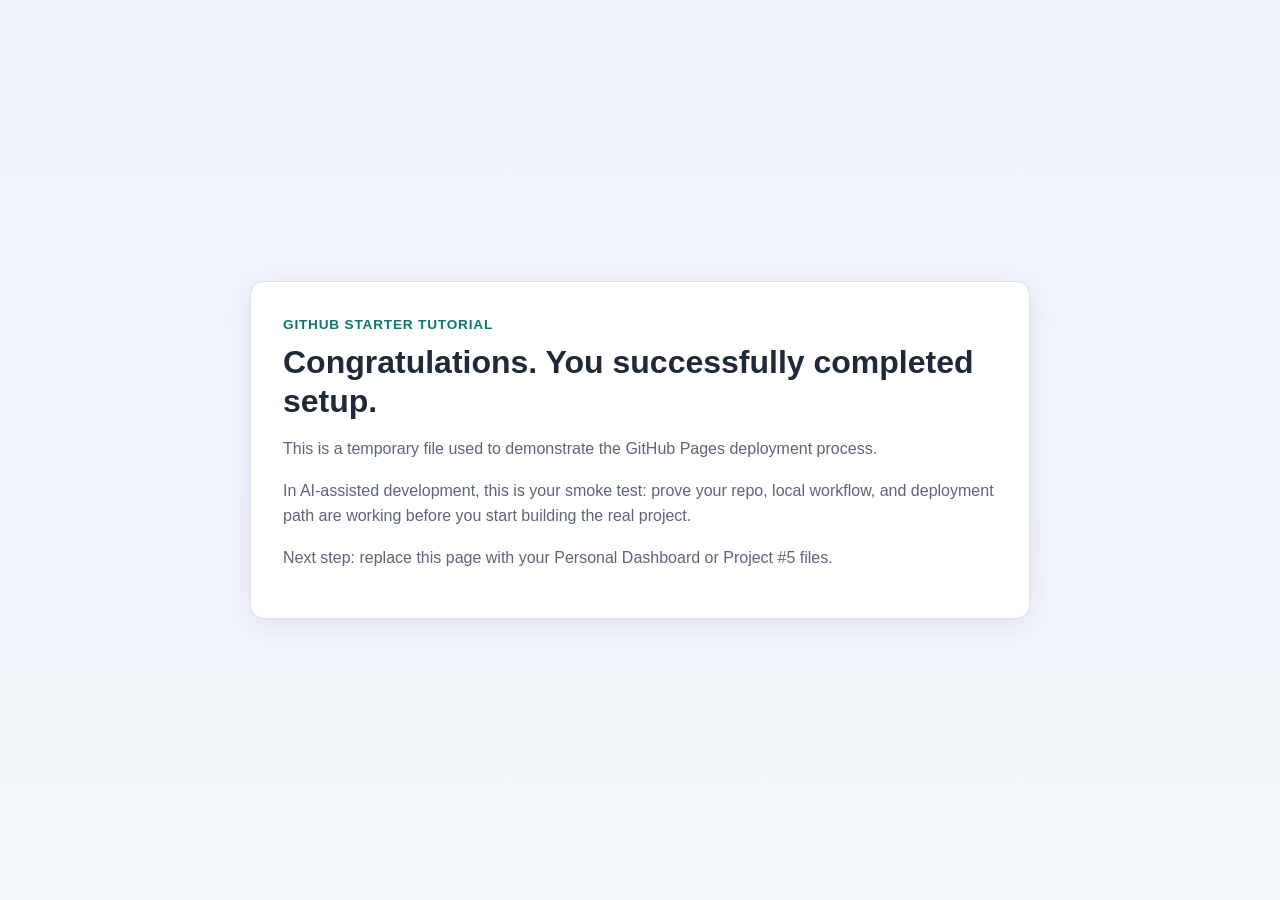
<file: index.html>
<!DOCTYPE html>
<html lang="en">
<head>
  <meta charset="UTF-8" />
  <meta name="viewport" content="width=device-width, initial-scale=1.0" />
  <title>Setup Complete - Temporary Deployment</title>
  <link rel="stylesheet" href="style.css" />
</head>
<body>
  <main class="wrap">
    <p class="label">GitHub Starter Tutorial</p>
    <h1>Congratulations. You successfully completed setup.</h1>
    <p>
      This is a temporary file used to demonstrate the GitHub Pages deployment process.
    </p>
    <p>
      In AI-assisted development, this is your smoke test: prove your repo, local workflow,
      and deployment path are working before you start building the real project.
    </p>
    <p>
      Next step: replace this page with your Personal Dashboard or Project #5 files.
    </p>
  </main>
</body>
</html>
</file>
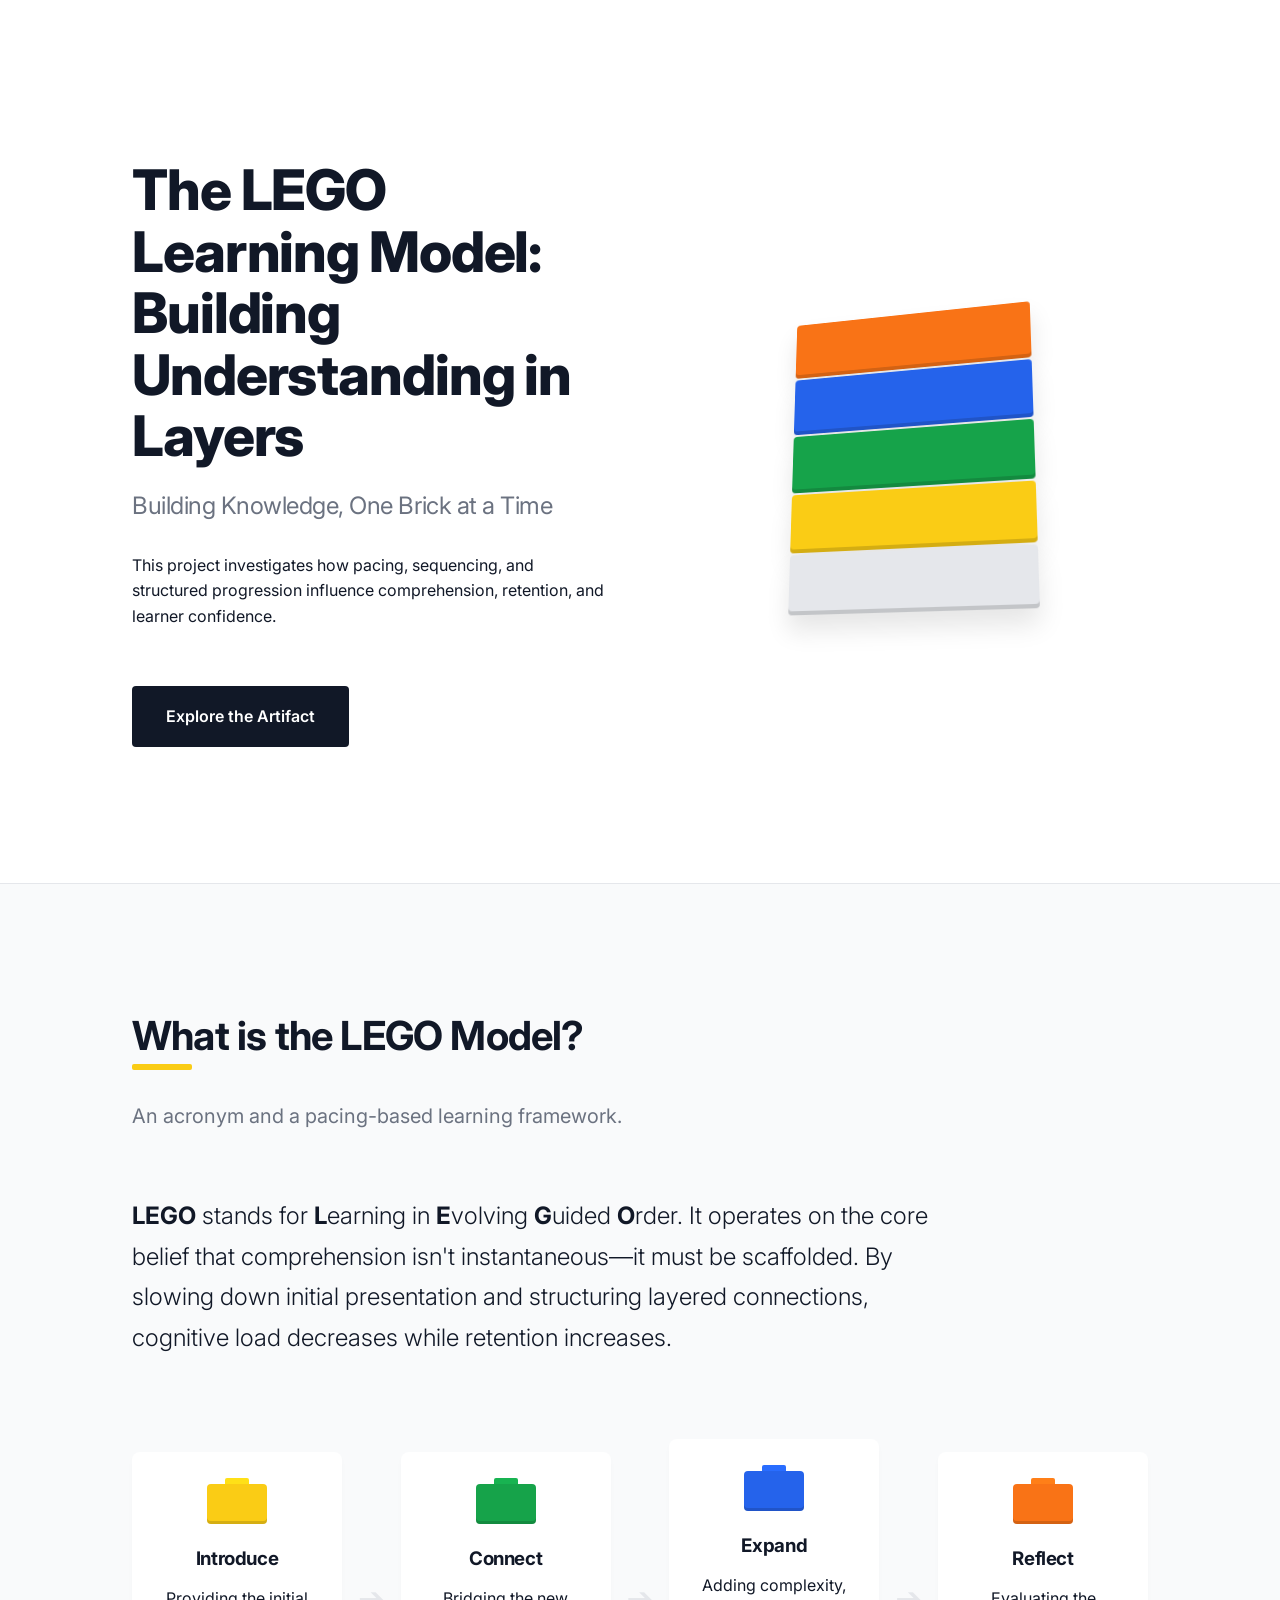
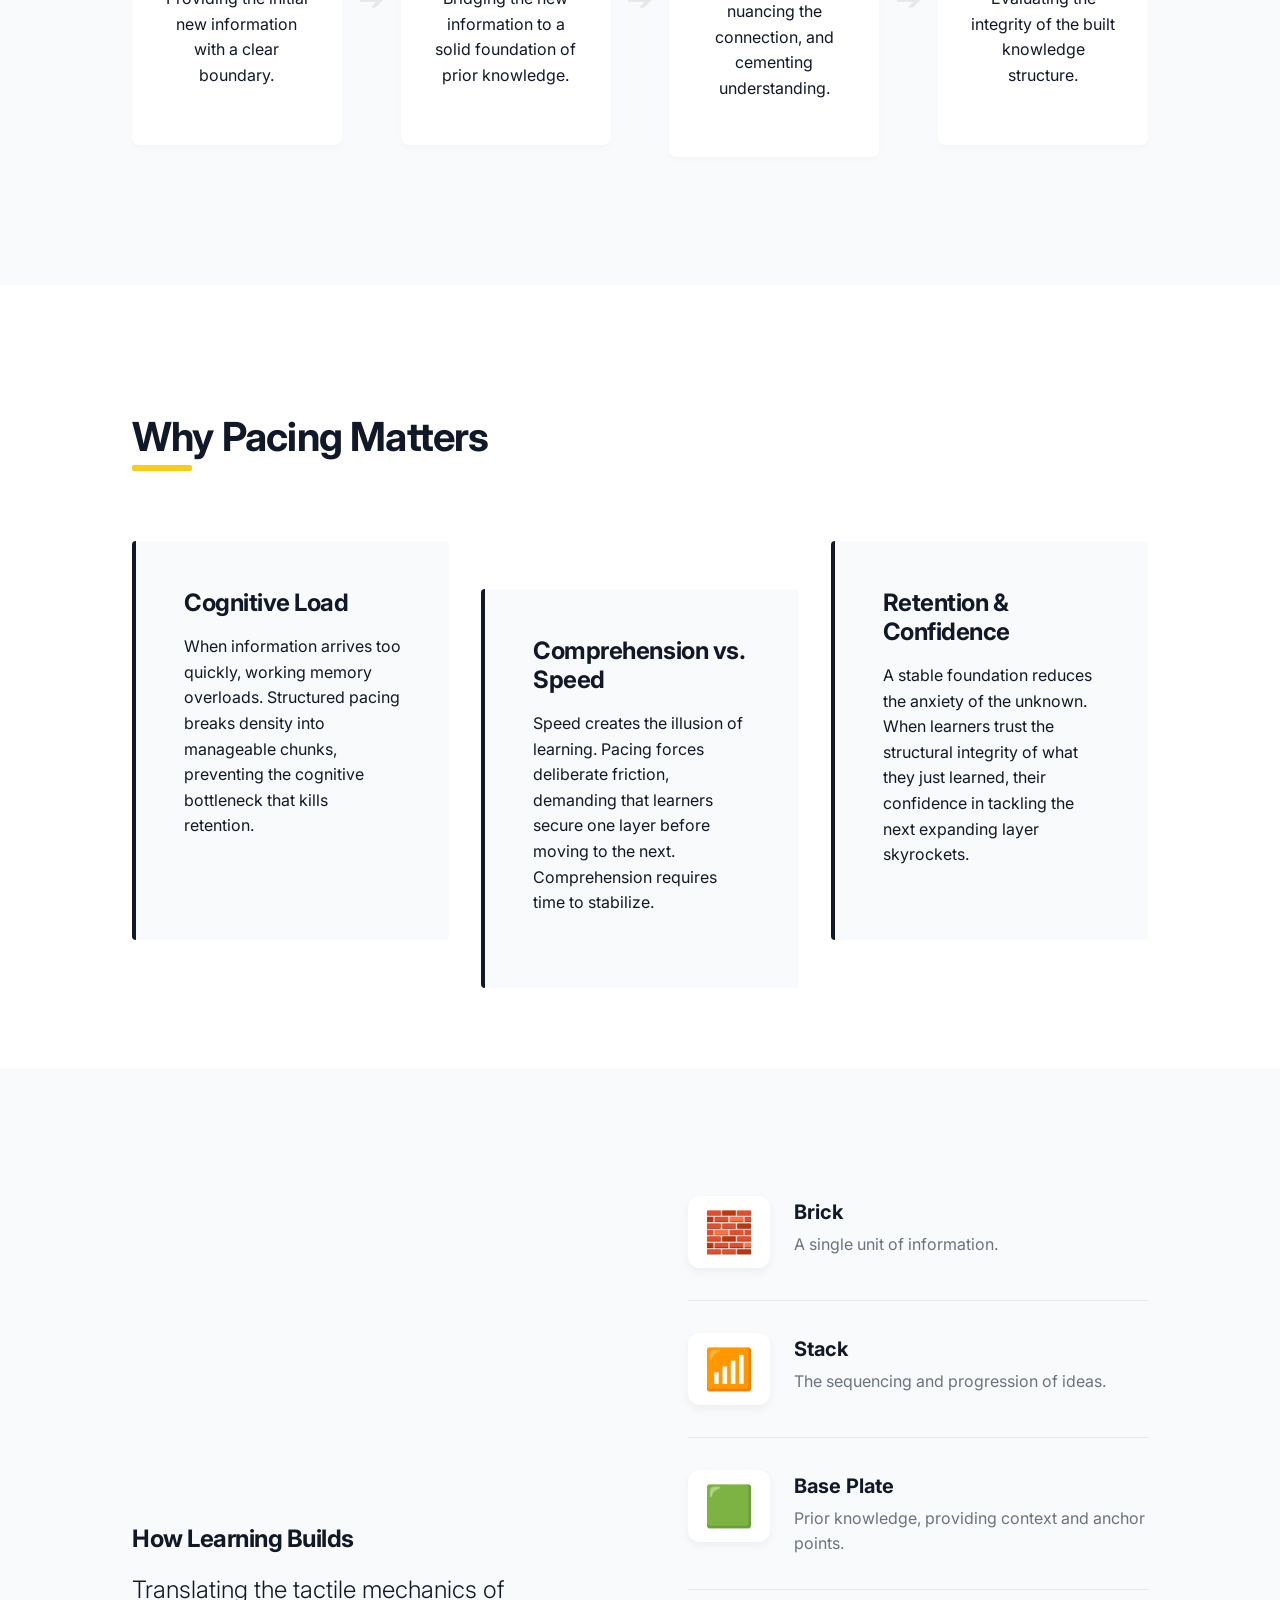
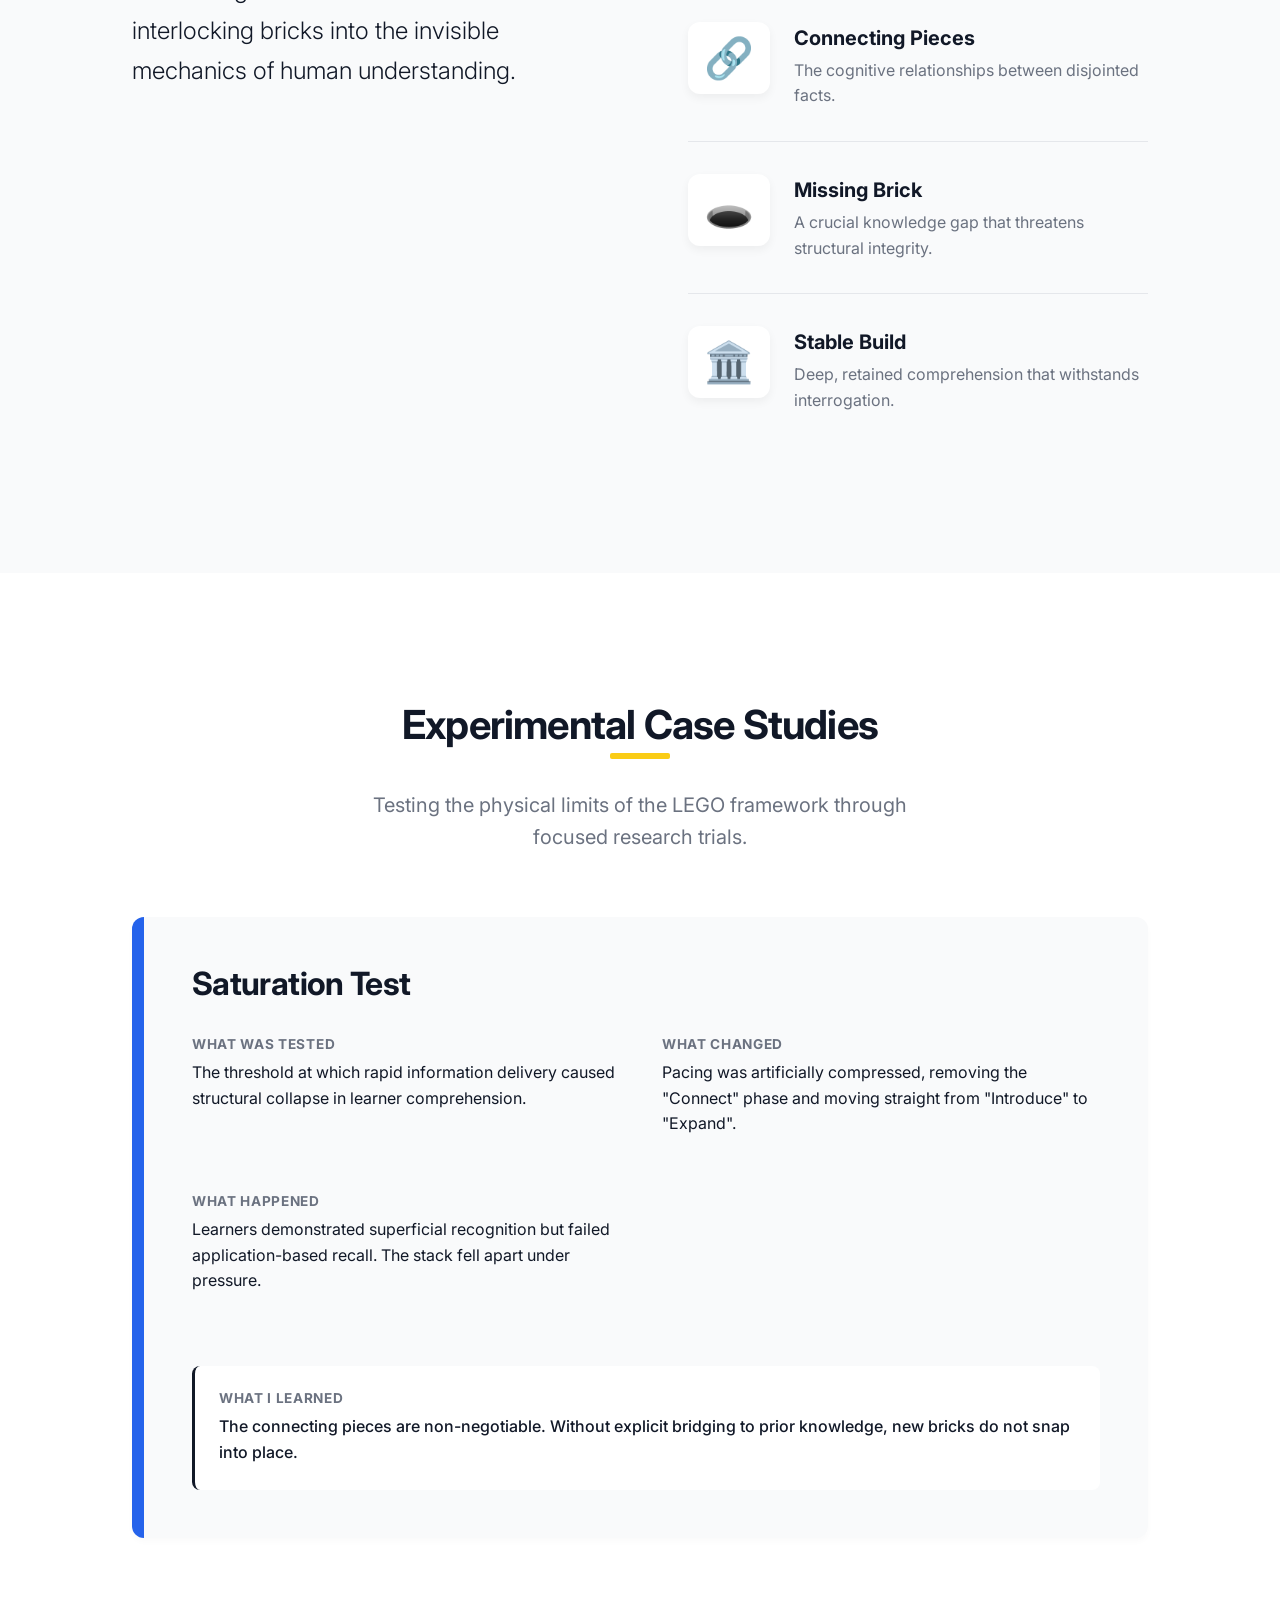
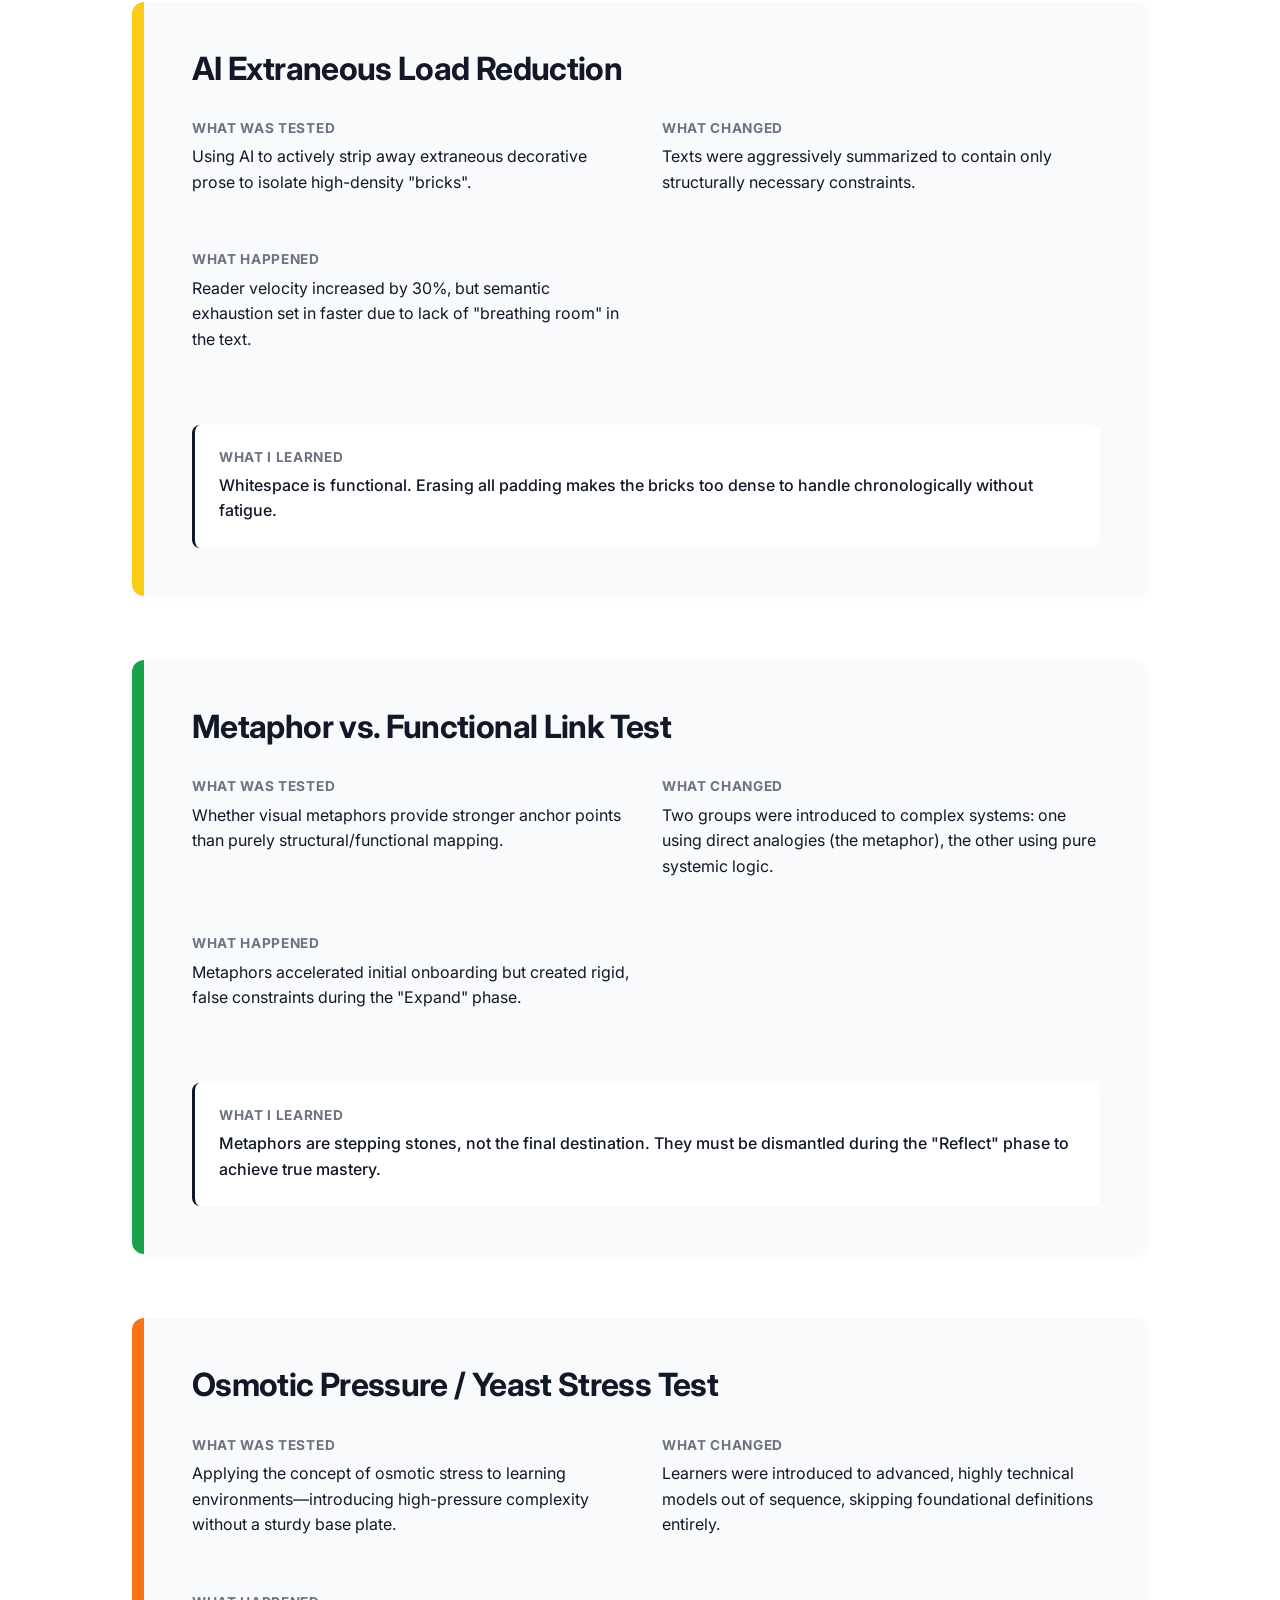
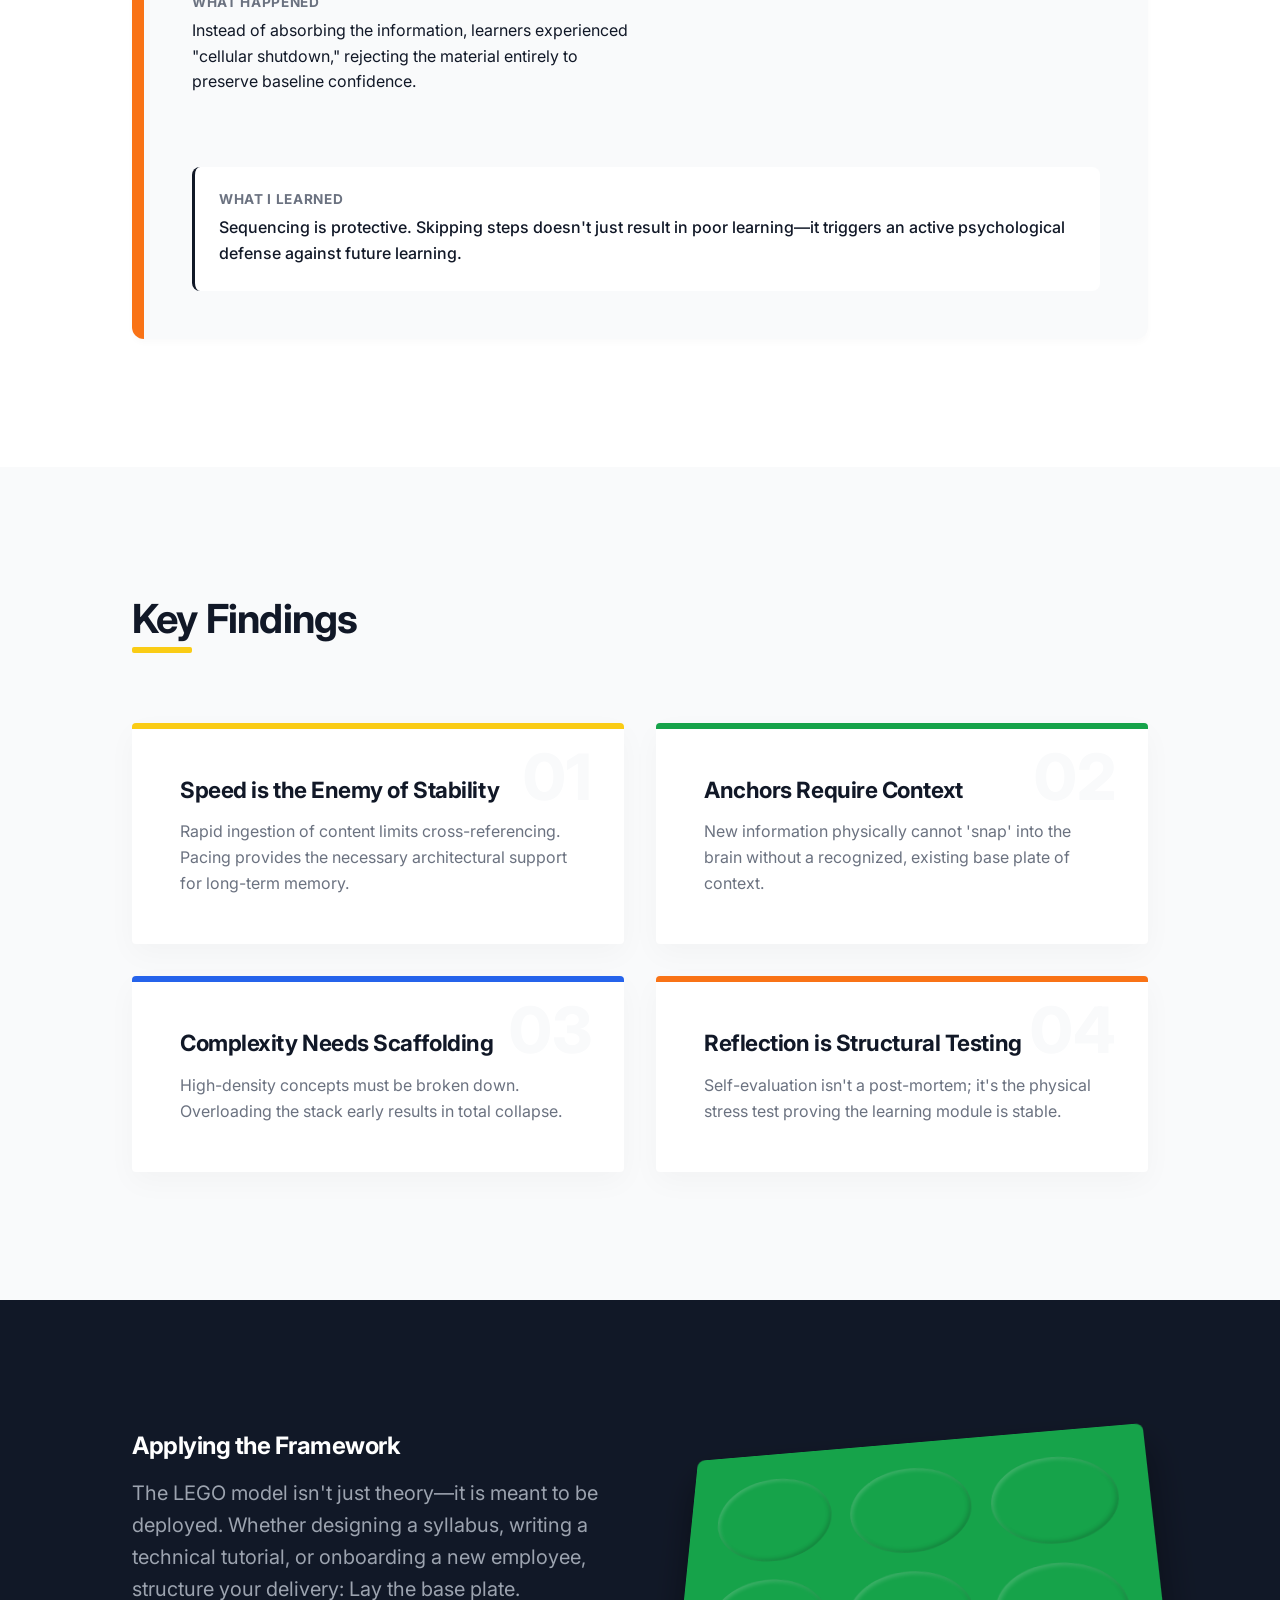
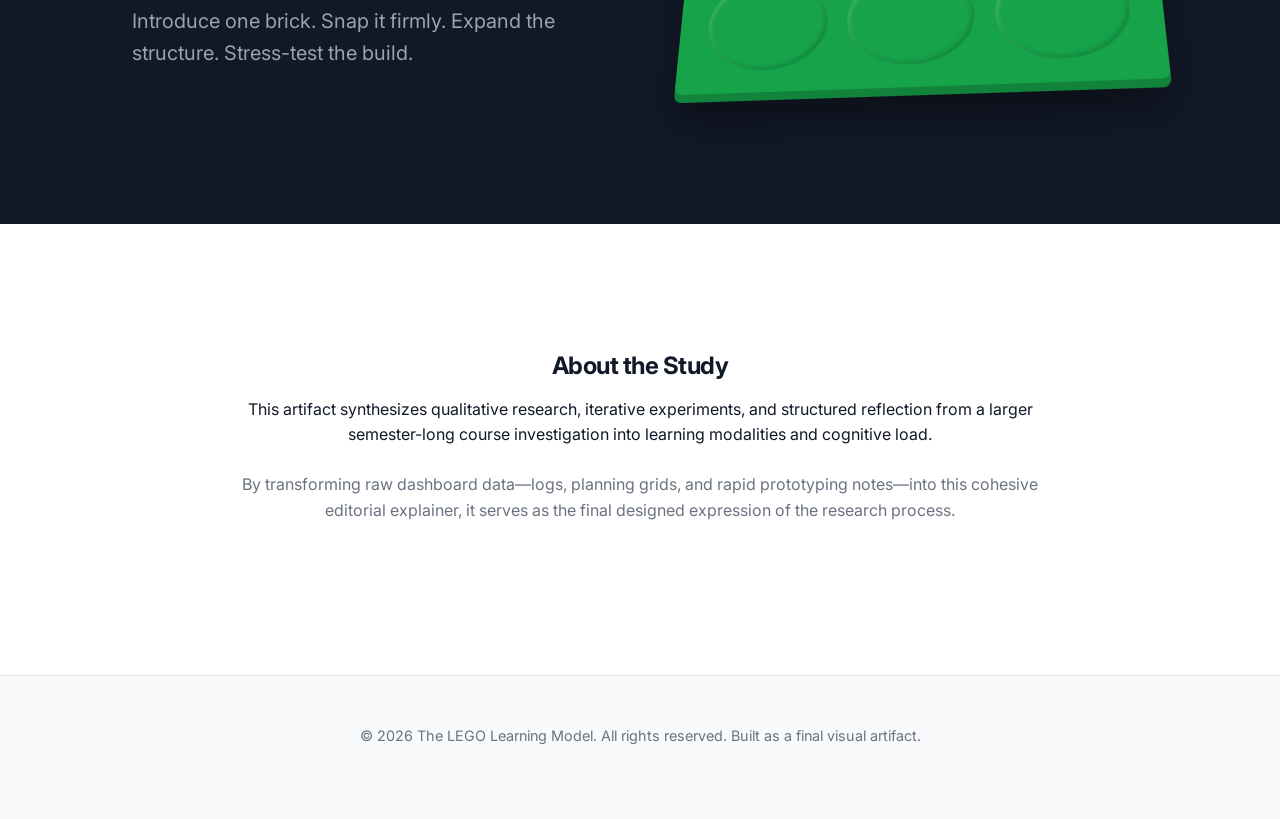
<file: lego-learning-model/index.html>
<!DOCTYPE html>
<html lang="en">
<head>
    <meta charset="UTF-8">
    <meta name="viewport" content="width=device-width, initial-scale=1.0">
    <title>The LEGO Learning Model</title>
    <meta name="description" content="An investigation into how pacing, sequencing, and structured progression influence comprehension, retention, and learner confidence.">
    <link rel="preconnect" href="https://fonts.googleapis.com">
    <link rel="preconnect" href="https://fonts.gstatic.com" crossorigin>
    <link href="https://fonts.googleapis.com/css2?family=Inter:wght@300;400;500;600;700;800&display=swap" rel="stylesheet">
    <link rel="stylesheet" href="style.css">
</head>
<body>
    <!-- Top Progress Indicator -->
    <div class="progress-bar" id="progressBar"></div>

    <main>
        <!-- 1. HERO -->
        <section class="hero reveal-section" id="hero">
            <div class="container hero-container">
                <div class="hero-content">
                    <h1 class="project-title">The LEGO Learning Model: <br>Building Understanding in Layers</h1>
                    <h2 class="subtitle">Building Knowledge, One Brick at a Time</h2>
                    <p class="project-statement">This project investigates how pacing, sequencing, and structured progression influence comprehension, retention, and learner confidence.</p>
                    <a href="#what-model-is" class="cta-button reveal-delay">Explore the Artifact</a>
                </div>
                <div class="hero-visual">
                    <div class="stacked-blocks">
                        <div class="lego-block block-reflect" data-label="Reflect">
                            <div class="studs"><span></span><span></span><span></span><span></span></div>
                        </div>
                        <div class="lego-block block-expand" data-label="Expand">
                            <div class="studs"><span></span><span></span><span></span><span></span></div>
                        </div>
                        <div class="lego-block block-connect" data-label="Connect">
                            <div class="studs"><span></span><span></span><span></span><span></span></div>
                        </div>
                        <div class="lego-block block-introduce" data-label="Introduce">
                            <div class="studs"><span></span><span></span><span></span><span></span></div>
                        </div>
                        <div class="lego-block block-foundation" data-label="Foundation">
                            <div class="studs"><span></span><span></span><span></span><span></span></div>
                        </div>
                    </div>
                </div>
            </div>
        </section>

        <!-- 2. WHAT THE MODEL IS -->
        <section class="what-model-is reveal-section" id="what-model-is">
            <div class="container">
                <div class="section-header">
                    <h2>What is the LEGO Model?</h2>
                    <p class="lead">An acronym and a pacing-based learning framework.</p>
                </div>
                <div class="model-explanation">
                    <p class="editorial-text"><strong>LEGO</strong> stands for <strong>L</strong>earning in <strong>E</strong>volving <strong>G</strong>uided <strong>O</strong>rder. It operates on the core belief that comprehension isn't instantaneous—it must be scaffolded. By slowing down initial presentation and structuring layered connections, cognitive load decreases while retention increases.</p>
                </div>

                <div class="cycle-diagram">
                    <div class="cycle-step step-introduce">
                        <div class="step-brick"></div>
                        <h3>Introduce</h3>
                        <p>Providing the initial new information with a clear boundary.</p>
                    </div>
                    <div class="cycle-arrow">➔</div>
                    <div class="cycle-step step-connect">
                        <div class="step-brick"></div>
                        <h3>Connect</h3>
                        <p>Bridging the new information to a solid foundation of prior knowledge.</p>
                    </div>
                    <div class="cycle-arrow">➔</div>
                    <div class="cycle-step step-expand">
                        <div class="step-brick"></div>
                        <h3>Expand</h3>
                        <p>Adding complexity, nuancing the connection, and cementing understanding.</p>
                    </div>
                    <div class="cycle-arrow">➔</div>
                    <div class="cycle-step step-reflect">
                        <div class="step-brick"></div>
                        <h3>Reflect</h3>
                        <p>Evaluating the integrity of the built knowledge structure.</p>
                    </div>
                </div>
            </div>
        </section>

        <!-- 3. WHY PACING MATTERS -->
        <section class="why-pacing reveal-section" id="why-pacing">
            <div class="container">
                <div class="section-header">
                    <h2>Why Pacing Matters</h2>
                </div>
                <div class="pacing-grid">
                    <div class="insight-block block-left">
                        <h3>Cognitive Load</h3>
                        <p>When information arrives too quickly, working memory overloads. Structured pacing breaks density into manageable chunks, preventing the cognitive bottleneck that kills retention.</p>
                    </div>
                    <div class="insight-block block-right transform-down">
                        <h3>Comprehension vs. Speed</h3>
                        <p>Speed creates the illusion of learning. Pacing forces deliberate friction, demanding that learners secure one layer before moving to the next. Comprehension requires time to stabilize.</p>
                    </div>
                    <div class="insight-block block-left">
                        <h3>Retention & Confidence</h3>
                        <p>A stable foundation reduces the anxiety of the unknown. When learners trust the structural integrity of what they just learned, their confidence in tackling the next expanding layer skyrockets.</p>
                    </div>
                </div>
            </div>
        </section>

        <!-- 4. HOW LEARNING BUILDS -->
        <section class="how-it-builds reveal-section" id="how-it-builds">
            <div class="container layout-split">
                <div class="builds-text">
                    <h2>How Learning Builds</h2>
                    <p class="editorial-text">Translating the tactile mechanics of interlocking bricks into the invisible mechanics of human understanding.</p>
                </div>
                <div class="builds-mapping">
                    <ul class="mapping-list">
                        <li>
                            <span class="mapping-icon">🧱</span>
                            <div>
                                <strong>Brick</strong>
                                <span>A single unit of information.</span>
                            </div>
                        </li>
                        <li>
                            <span class="mapping-icon">📶</span>
                            <div>
                                <strong>Stack</strong>
                                <span>The sequencing and progression of ideas.</span>
                            </div>
                        </li>
                        <li>
                            <span class="mapping-icon">🟩</span>
                            <div>
                                <strong>Base Plate</strong>
                                <span>Prior knowledge, providing context and anchor points.</span>
                            </div>
                        </li>
                        <li>
                            <span class="mapping-icon">🔗</span>
                            <div>
                                <strong>Connecting Pieces</strong>
                                <span>The cognitive relationships between disjointed facts.</span>
                            </div>
                        </li>
                        <li>
                            <span class="mapping-icon">🕳️</span>
                            <div>
                                <strong>Missing Brick</strong>
                                <span>A crucial knowledge gap that threatens structural integrity.</span>
                            </div>
                        </li>
                        <li>
                            <span class="mapping-icon">🏛️</span>
                            <div>
                                <strong>Stable Build</strong>
                                <span>Deep, retained comprehension that withstands interrogation.</span>
                            </div>
                        </li>
                    </ul>
                </div>
            </div>
        </section>

        <!-- 5. EXPERIMENTS -->
        <section class="experiments reveal-section" id="experiments">
            <div class="container">
                <div class="section-header center-align">
                    <h2>Experimental Case Studies</h2>
                    <p class="lead">Testing the physical limits of the LEGO framework through focused research trials.</p>
                </div>

                <div class="case-study-list">
                    <!-- Experiment 1 -->
                    <article class="case-study">
                        <div class="case-study-indicator" style="background-color: var(--color-expand);"></div>
                        <div class="case-study-content">
                            <h3>Saturation Test</h3>
                            <div class="study-details">
                                <div class="detail-group">
                                    <h4>What was tested</h4>
                                    <p>The threshold at which rapid information delivery caused structural collapse in learner comprehension.</p>
                                </div>
                                <div class="detail-group">
                                    <h4>What changed</h4>
                                    <p>Pacing was artificially compressed, removing the "Connect" phase and moving straight from "Introduce" to "Expand".</p>
                                </div>
                                <div class="detail-group">
                                    <h4>What happened</h4>
                                    <p>Learners demonstrated superficial recognition but failed application-based recall. The stack fell apart under pressure.</p>
                                </div>
                                <div class="detail-group highlight-learning">
                                    <h4>What I learned</h4>
                                    <p>The connecting pieces are non-negotiable. Without explicit bridging to prior knowledge, new bricks do not snap into place.</p>
                                </div>
                            </div>
                        </div>
                    </article>

                    <!-- Experiment 2 -->
                    <article class="case-study">
                        <div class="case-study-indicator" style="background-color: var(--color-introduce);"></div>
                        <div class="case-study-content">
                            <h3>AI Extraneous Load Reduction</h3>
                            <div class="study-details">
                                <div class="detail-group">
                                    <h4>What was tested</h4>
                                    <p>Using AI to actively strip away extraneous decorative prose to isolate high-density "bricks".</p>
                                </div>
                                <div class="detail-group">
                                    <h4>What changed</h4>
                                    <p>Texts were aggressively summarized to contain only structurally necessary constraints.</p>
                                </div>
                                <div class="detail-group">
                                    <h4>What happened</h4>
                                    <p>Reader velocity increased by 30%, but semantic exhaustion set in faster due to lack of "breathing room" in the text.</p>
                                </div>
                                <div class="detail-group highlight-learning">
                                    <h4>What I learned</h4>
                                    <p>Whitespace is functional. Erasing all padding makes the bricks too dense to handle chronologically without fatigue.</p>
                                </div>
                            </div>
                        </div>
                    </article>

                    <!-- Experiment 3 -->
                    <article class="case-study">
                        <div class="case-study-indicator" style="background-color: var(--color-connect);"></div>
                        <div class="case-study-content">
                            <h3>Metaphor vs. Functional Link Test</h3>
                            <div class="study-details">
                                <div class="detail-group">
                                    <h4>What was tested</h4>
                                    <p>Whether visual metaphors provide stronger anchor points than purely structural/functional mapping.</p>
                                </div>
                                <div class="detail-group">
                                    <h4>What changed</h4>
                                    <p>Two groups were introduced to complex systems: one using direct analogies (the metaphor), the other using pure systemic logic.</p>
                                </div>
                                <div class="detail-group">
                                    <h4>What happened</h4>
                                    <p>Metaphors accelerated initial onboarding but created rigid, false constraints during the "Expand" phase.</p>
                                </div>
                                <div class="detail-group highlight-learning">
                                    <h4>What I learned</h4>
                                    <p>Metaphors are stepping stones, not the final destination. They must be dismantled during the "Reflect" phase to achieve true mastery.</p>
                                </div>
                            </div>
                        </div>
                    </article>

                    <!-- Experiment 4 -->
                    <article class="case-study">
                        <div class="case-study-indicator" style="background-color: var(--color-reflect);"></div>
                        <div class="case-study-content">
                            <h3>Osmotic Pressure / Yeast Stress Test</h3>
                            <div class="study-details">
                                <div class="detail-group">
                                    <h4>What was tested</h4>
                                    <p>Applying the concept of osmotic stress to learning environments—introducing high-pressure complexity without a sturdy base plate.</p>
                                </div>
                                <div class="detail-group">
                                    <h4>What changed</h4>
                                    <p>Learners were introduced to advanced, highly technical models out of sequence, skipping foundational definitions entirely.</p>
                                </div>
                                <div class="detail-group">
                                    <h4>What happened</h4>
                                    <p>Instead of absorbing the information, learners experienced "cellular shutdown," rejecting the material entirely to preserve baseline confidence.</p>
                                </div>
                                <div class="detail-group highlight-learning">
                                    <h4>What I learned</h4>
                                    <p>Sequencing is protective. Skipping steps doesn't just result in poor learning—it triggers an active psychological defense against future learning.</p>
                                </div>
                            </div>
                        </div>
                    </article>
                </div>
            </div>
        </section>

        <!-- 6. KEY FINDINGS -->
        <section class="key-findings reveal-section" id="findings">
            <div class="container">
                <div class="findings-wrapper">
                    <div class="section-header">
                        <h2>Key Findings</h2>
                    </div>
                    <ul class="findings-grid">
                        <li class="finding-card border-top-introduce">
                            <span class="finding-number">01</span>
                            <h3>Speed is the Enemy of Stability</h3>
                            <p>Rapid ingestion of content limits cross-referencing. Pacing provides the necessary architectural support for long-term memory.</p>
                        </li>
                        <li class="finding-card border-top-connect">
                            <span class="finding-number">02</span>
                            <h3>Anchors Require Context</h3>
                            <p>New information physically cannot 'snap' into the brain without a recognized, existing base plate of context.</p>
                        </li>
                        <li class="finding-card border-top-expand">
                            <span class="finding-number">03</span>
                            <h3>Complexity Needs Scaffolding</h3>
                            <p>High-density concepts must be broken down. Overloading the stack early results in total collapse.</p>
                        </li>
                        <li class="finding-card border-top-reflect">
                            <span class="finding-number">04</span>
                            <h3>Reflection is Structural Testing</h3>
                            <p>Self-evaluation isn't a post-mortem; it's the physical stress test proving the learning module is stable.</p>
                        </li>
                    </ul>
                </div>
            </div>
        </section>

        <!-- 7. APPLY THE MODEL -->
        <section class="apply-model reveal-section" id="apply">
            <div class="container">
                <div class="call-to-action-panel">
                    <div class="cta-text">
                        <h2>Applying the Framework</h2>
                        <p>The LEGO model isn't just theory—it is meant to be deployed. Whether designing a syllabus, writing a technical tutorial, or onboarding a new employee, structure your delivery: Lay the base plate. Introduce one brick. Snap it firmly. Expand the structure. Stress-test the build.</p>
                    </div>
                    <div class="cta-visual-support">
                        <div class="mock-baseplate">
                            <div class="mock-stud"></div><div class="mock-stud"></div><div class="mock-stud"></div>
                            <div class="mock-stud"></div><div class="mock-stud"></div><div class="mock-stud"></div>
                        </div>
                    </div>
                </div>
            </div>
        </section>

        <!-- 8. ABOUT THE STUDY -->
        <section class="about-study reveal-section" id="about">
            <div class="container">
                <div class="about-content">
                    <h2>About the Study</h2>
                    <p>This artifact synthesizes qualitative research, iterative experiments, and structured reflection from a larger semester-long course investigation into learning modalities and cognitive load.</p>
                    <p class="secondary-text">By transforming raw dashboard data—logs, planning grids, and rapid prototyping notes—into this cohesive editorial explainer, it serves as the final designed expression of the research process.</p>
                </div>
            </div>
        </section>
    </main>

    <footer>
        <div class="container">
            <p>&copy; 2026 The LEGO Learning Model. All rights reserved. Built as a final visual artifact.</p>
        </div>
    </footer>

    <script src="script.js"></script>
</body>
</html>
</file>
<file: style.css>
:root {
  --bg: #f3f6fb;
  --surface: #ffffff;
  --text: #1f2937;
  --muted: #5b6678;
  --border: #dbe2ea;
  --accent: #0f766e;
}

* {
  box-sizing: border-box;
}

body {
  margin: 0;
  min-height: 100vh;
  font-family: "Segoe UI", Tahoma, sans-serif;
  background: linear-gradient(180deg, #eef3fb 0%, var(--bg) 100%);
  color: var(--text);
  display: grid;
  place-items: center;
  padding: 1.5rem;
}

.wrap {
  width: min(780px, 100%);
  background: var(--surface);
  border: 1px solid var(--border);
  border-radius: 14px;
  padding: 2rem;
  box-shadow: 0 8px 30px rgba(15, 23, 42, 0.08);
}

.label {
  margin: 0 0 0.5rem;
  font-size: 0.85rem;
  letter-spacing: 0.06em;
  text-transform: uppercase;
  color: var(--accent);
  font-weight: 700;
}

h1 {
  margin: 0 0 1rem;
  line-height: 1.2;
}

p {
  margin: 0 0 1rem;
  color: var(--muted);
  line-height: 1.6;
}

@media (max-width: 640px) {
  .wrap {
    padding: 1.25rem;
  }

  h1 {
    font-size: 1.4rem;
  }
}
</file>
<file: lego-learning-model/style.css>
/* 
   THE LEGO LEARNING MODEL 
   A polished, interactive, artifact-quality CSS stylesheet following the LEGO visual metaphor.
   Designed for clarity, structure, and layered pacing.
*/

:root {
    /* Color System */
    --color-foundation: #E5E7EB; /* Prior Knowledge */
    --color-introduce: #FACC15;  /* New Information */
    --color-connect: #16A34A;    /* Reinforcement */
    --color-expand: #2563EB;     /* Deep Understanding */
    --color-reflect: #F97316;    /* Evaluation */
    
    --color-bg: #F9FAFB;
    --color-text-main: #111827;
    --color-text-secondary: #6B7280;
    --color-white: #ffffff;
    --color-border: #E5E7EB;

    /* Typography */
    --font-main: 'Inter', system-ui, -apple-system, sans-serif;
    
    /* Layout */
    --max-width: 1080px;
    --block-radius: 4px; /* Slight rounding for sharp but smooth block feel */
    --stud-size: 16px;
    
    /* Transitions */
    --transition-slow: 0.8s cubic-bezier(0.16, 1, 0.3, 1);
    --transition-medium: 0.4s cubic-bezier(0.16, 1, 0.3, 1);
}

/* =========================================================================
   RESET & BASE STYLES
   ========================================================================= */
* {
    margin: 0;
    padding: 0;
    box-sizing: border-box;
}

html {
    scroll-behavior: smooth;
    font-size: 16px;
}

body {
    font-family: var(--font-main);
    background-color: var(--color-bg);
    color: var(--color-text-main);
    line-height: 1.6;
    overflow-x: hidden;
    -webkit-font-smoothing: antialiased;
}

h1, h2, h3, h4 {
    font-weight: 700;
    line-height: 1.2;
    margin-bottom: 1rem;
    letter-spacing: -0.02em;
}

p {
    margin-bottom: 1.5rem;
}

a {
    text-decoration: none;
    color: var(--color-expand);
    transition: color 0.3s ease;
}

ul {
    list-style: none;
}

.container {
    max-width: var(--max-width);
    margin: 0 auto;
    padding: 0 2rem;
}

.section-header {
    margin-bottom: 4rem;
}

.section-header h2 {
    font-size: 2.5rem;
    position: relative;
    display: inline-block;
}

.section-header h2::after {
    content: '';
    position: absolute;
    bottom: -10px;
    left: 0;
    width: 60px;
    height: 6px;
    background-color: var(--color-introduce);
    border-radius: 2px;
}

.center-align {
    text-align: center;
}
.center-align h2::after {
    left: 50%;
    transform: translateX(-50%);
}

.lead {
    font-size: 1.25rem;
    color: var(--color-text-secondary);
    margin-top: 1.5rem;
    max-width: 600px;
}
.center-align .lead {
    margin-left: auto;
    margin-right: auto;
}

.editorial-text {
    font-size: 1.5rem;
    line-height: 1.7;
    font-weight: 300;
    color: var(--color-text-main);
}

.secondary-text {
    color: var(--color-text-secondary);
}

/* =========================================================================
   MODULAR COMPONENTS
   ========================================================================= */

/* Top Progress Bar */
.progress-bar {
    position: fixed;
    top: 0;
    left: 0;
    height: 6px;
    background: linear-gradient(to right, var(--color-introduce), var(--color-connect), var(--color-expand), var(--color-reflect));
    width: 0%;
    z-index: 1000;
    transition: width 0.1s ease;
}

/* Buttons */
.cta-button {
    display: inline-block;
    background-color: var(--color-text-main);
    color: var(--color-white);
    padding: 1rem 2rem;
    font-weight: 600;
    border-radius: var(--block-radius);
    margin-top: 2rem;
    position: relative;
    overflow: hidden;
    transition: background-color 0.3s ease, transform 0.2s ease;
    border: 2px solid transparent;
}

.cta-button:hover {
    background-color: var(--color-expand);
    color: var(--color-white);
    transform: translateY(-2px);
    box-shadow: 0 10px 20px rgba(37, 99, 235, 0.2);
}

/* =========================================================================
   SECTIONS
   ========================================================================= */

section {
    padding: 8rem 0;
}

/* 1. HERO */
.hero {
    min-height: 90vh;
    display: flex;
    align-items: center;
    position: relative;
    padding-top: 10rem;
    background-color: var(--color-white);
    border-bottom: 1px solid var(--color-border);
}

.hero-container {
    display: grid;
    grid-template-columns: 1fr 1fr;
    gap: 4rem;
    align-items: center;
}

.project-title {
    font-size: 3.5rem;
    font-weight: 800;
    line-height: 1.1;
    margin-bottom: 1.5rem;
}

.subtitle {
    font-size: 1.5rem;
    color: var(--color-text-secondary);
    font-weight: 400;
    margin-bottom: 2rem;
}

/* Stacked Blocks Visual */
.stacked-blocks {
    display: flex;
    flex-direction: column;
    align-items: center;
    gap: 2px;
    transform: perspective(1000px) rotateX(15deg) rotateY(-15deg);
    transform-style: preserve-3d;
}

.lego-block {
    width: 250px;
    height: 60px;
    position: relative;
    border-radius: var(--block-radius);
    box-shadow: inset 0 -4px 0 rgba(0,0,0,0.15), 0 15px 25px rgba(0,0,0,0.1);
    display: flex;
    justify-content: center;
    align-items: flex-start;
    transition: transform var(--transition-medium);
}

.lego-block::before {
    content: attr(data-label);
    position: absolute;
    left: -120px;
    top: 50%;
    transform: translateY(-50%);
    font-weight: 600;
    font-size: 0.9rem;
    letter-spacing: 0.05em;
    text-transform: uppercase;
    color: var(--color-text-secondary);
    opacity: 0;
    transition: opacity 0.3s ease, left 0.3s ease;
}

.lego-block:hover {
    transform: translateY(-10px) scale(1.02);
    z-index: 10;
}

.lego-block:hover::before {
    opacity: 1;
    left: -140px;
}

.studs {
    display: flex;
    gap: 20px;
    transform: translateY(-8px);
}

.studs span {
    width: var(--stud-size);
    height: 6px;
    border-radius: 2px 2px 0 0;
    background-color: inherit;
    filter: brightness(1.1);
}

.block-foundation { background-color: var(--color-foundation); }
.block-introduce { background-color: var(--color-introduce); }
.block-connect { background-color: var(--color-connect); }
.block-expand { background-color: var(--color-expand); color: #fff; }
.block-reflect { background-color: var(--color-reflect); color: #fff; }


/* 2. WHAT THE MODEL IS */
.model-explanation {
    margin-bottom: 5rem;
    max-width: 800px;
}

.cycle-diagram {
    display: flex;
    align-items: center;
    justify-content: space-between;
    gap: 1rem;
    flex-wrap: wrap;
}

.cycle-step {
    flex: 1;
    min-width: 200px;
    padding: 2rem;
    background: var(--color-white);
    border-radius: 8px;
    box-shadow: 0 4px 6px rgba(0,0,0,0.02);
    text-align: center;
    transition: transform 0.3s ease, box-shadow 0.3s ease;
}

.cycle-step:hover {
    transform: translateY(-10px);
    box-shadow: 0 20px 25px -5px rgba(0,0,0,0.05);
}

.step-brick {
    width: 60px;
    height: 40px;
    margin: 0 auto 1.5rem;
    border-radius: 4px;
    position: relative;
    box-shadow: inset 0 -3px 0 rgba(0,0,0,0.15);
}

.step-brick::after {
    content: '';
    position: absolute;
    top: -6px;
    left: 50%;
    transform: translateX(-50%);
    width: 24px;
    height: 6px;
    border-radius: 2px 2px 0 0;
    background: inherit;
    filter: brightness(1.1);
}

.step-introduce .step-brick { background-color: var(--color-introduce); }
.step-connect .step-brick { background-color: var(--color-connect); }
.step-expand .step-brick { background-color: var(--color-expand); }
.step-reflect .step-brick { background-color: var(--color-reflect); }

.cycle-arrow {
    font-size: 2rem;
    color: var(--color-border);
}

/* 3. WHY PACING MATTERS */
.why-pacing {
    background-color: var(--color-white);
}

.pacing-grid {
    display: grid;
    grid-template-columns: repeat(3, 1fr);
    gap: 2rem;
    margin-top: 4rem;
}

.insight-block {
    padding: 3rem;
    background-color: var(--color-bg);
    border-radius: var(--block-radius);
    border-left: 4px solid var(--color-text-main);
}

.insight-block h3 {
    font-size: 1.5rem;
    margin-bottom: 1rem;
}

.transform-down {
    transform: translateY(3rem);
}

/* 4. HOW LEARNING BUILDS */
.layout-split {
    display: grid;
    grid-template-columns: 1fr 1fr;
    gap: 6rem;
    align-items: center;
}

.mapping-list {
    display: flex;
    flex-direction: column;
    gap: 2rem;
}

.mapping-list li {
    display: flex;
    gap: 1.5rem;
    align-items: flex-start;
    padding-bottom: 2rem;
    border-bottom: 1px solid var(--color-border);
}

.mapping-list li:last-child {
    border-bottom: none;
}

.mapping-icon {
    font-size: 2.5rem;
    line-height: 1;
    background: var(--color-white);
    padding: 1rem;
    border-radius: 12px;
    box-shadow: 0 4px 10px rgba(0,0,0,0.05);
}

.mapping-list strong {
    display: block;
    font-size: 1.25rem;
    margin-bottom: 0.25rem;
    color: var(--color-text-main);
}

.mapping-list span {
    color: var(--color-text-secondary);
}

/* 5. EXPERIMENTS */
.experiments {
    background-color: var(--color-white);
}

.case-study-list {
    display: flex;
    flex-direction: column;
    gap: 4rem;
    margin-top: 4rem;
}

.case-study {
    display: flex;
    background: var(--color-bg);
    border-radius: 12px;
    overflow: hidden;
    position: relative;
    box-shadow: 0 4px 6px rgba(0,0,0,0.02);
}

.case-study-indicator {
    width: 12px;
    flex-shrink: 0;
}

.case-study-content {
    padding: 3rem;
    flex-grow: 1;
}

.case-study-content h3 {
    font-size: 2rem;
    margin-bottom: 2rem;
}

.study-details {
    display: grid;
    grid-template-columns: 1fr 1fr;
    gap: 2rem;
}

.detail-group h4 {
    font-size: 0.85rem;
    text-transform: uppercase;
    letter-spacing: 0.05em;
    color: var(--color-text-secondary);
    margin-bottom: 0.5rem;
}

.detail-group.highlight-learning {
    grid-column: 1 / -1;
    background-color: var(--color-white);
    padding: 1.5rem;
    border-radius: 8px;
    border-left: 3px solid var(--color-text-main);
    margin-top: 1rem;
}

.detail-group.highlight-learning p {
    margin-bottom: 0;
    font-weight: 500;
    color: var(--color-text-main);
}

/* 6. KEY FINDINGS */
.findings-grid {
    display: grid;
    grid-template-columns: repeat(2, 1fr);
    gap: 2rem;
}

.finding-card {
    background: var(--color-white);
    padding: 3rem;
    border-radius: var(--block-radius);
    position: relative;
    box-shadow: 0 10px 30px rgba(0,0,0,0.03);
}

.border-top-introduce { border-top: 6px solid var(--color-introduce); }
.border-top-connect { border-top: 6px solid var(--color-connect); }
.border-top-expand { border-top: 6px solid var(--color-expand); }
.border-top-reflect { border-top: 6px solid var(--color-reflect); }

.finding-number {
    font-size: 4rem;
    font-weight: 800;
    color: var(--color-bg);
    position: absolute;
    top: 1rem;
    right: 2rem;
    line-height: 1;
}

.finding-card h3 {
    position: relative;
    z-index: 2;
    font-size: 1.4rem;
}

.finding-card p {
    position: relative;
    z-index: 2;
    margin-bottom: 0;
    color: var(--color-text-secondary);
}

/* 7. APPLY THE MODEL */
.apply-model {
    background-color: var(--color-text-main);
    color: var(--color-white);
}

.call-to-action-panel {
    display: grid;
    grid-template-columns: 1fr 1fr;
    gap: 4rem;
    align-items: center;
}

.apply-model h2 {
    color: var(--color-white);
}
.apply-model h2::after {
    background-color: var(--color-reflect);
}

.apply-model p {
    color: #9CA3AF;
    font-size: 1.25rem;
}

.mock-baseplate {
    width: 100%;
    aspect-ratio: 16/9;
    background-color: var(--color-connect);
    border-radius: 8px;
    display: grid;
    grid-template-columns: repeat(3, 1fr);
    grid-template-rows: repeat(2, 1fr);
    gap: 20px;
    padding: 30px;
    box-shadow: inset 0 -8px 0 rgba(0,0,0,0.2), 0 20px 40px rgba(0,0,0,0.4);
    transform: perspective(800px) rotateX(20deg) rotateY(-10deg);
}

.mock-stud {
    background-color: var(--color-connect);
    border-radius: 50%;
    box-shadow: inset -2px -2px 5px rgba(0,0,0,0.2), inset 2px 2px 5px rgba(255,255,255,0.2);
}

/* 8. ABOUT THE STUDY */
.about-study {
    background-color: var(--color-white);
    text-align: center;
}

.about-content {
    max-width: 800px;
    margin: 0 auto;
}

.about-content h2::after {
    left: 50%;
    transform: translateX(-50%);
}

/* Footer */
footer {
    padding: 3rem 0;
    text-align: center;
    border-top: 1px solid var(--color-border);
    color: var(--color-text-secondary);
    font-size: 0.9rem;
}

/* =========================================================================
   ANIMATIONS & REVEAL CLASSES
   ========================================================================= */

.reveal-section {
    opacity: 0;
    transform: translateY(40px);
    transition: opacity var(--transition-slow), transform var(--transition-slow);
}

.reveal-section.is-visible {
    opacity: 1;
    transform: translateY(0);
}

.reveal-delay {
    opacity: 0;
    transform: translateY(20px);
    transition: opacity 0.6s ease 0.6s, transform 0.6s ease 0.6s;
}

.hero.is-visible .reveal-delay {
    opacity: 1;
    transform: translateY(0);
}


/* RESPONSIVE DESIGN */
@media (max-width: 992px) {
    .hero-container, .layout-split, .call-to-action-panel {
        grid-template-columns: 1fr;
        gap: 3rem;
    }
    
    .pacing-grid, .study-details {
        grid-template-columns: 1fr;
    }
    
    .transform-down {
        transform: none;
    }
    
    .hero {
        text-align: center;
    }
    
    .hero-container {
        display: flex;
        flex-direction: column-reverse;
    }
    
    .stacked-blocks {
        margin: 2rem 0;
    }
}

@media (max-width: 768px) {
    .cycle-diagram {
        flex-direction: column;
    }
    
    .cycle-arrow {
        transform: rotate(90deg);
        margin: 1rem 0;
    }
    
    .findings-grid {
        grid-template-columns: 1fr;
    }
    
    .project-title {
        font-size: 2.5rem;
    }
    
    section {
        padding: 5rem 0;
    }
}
</file>
